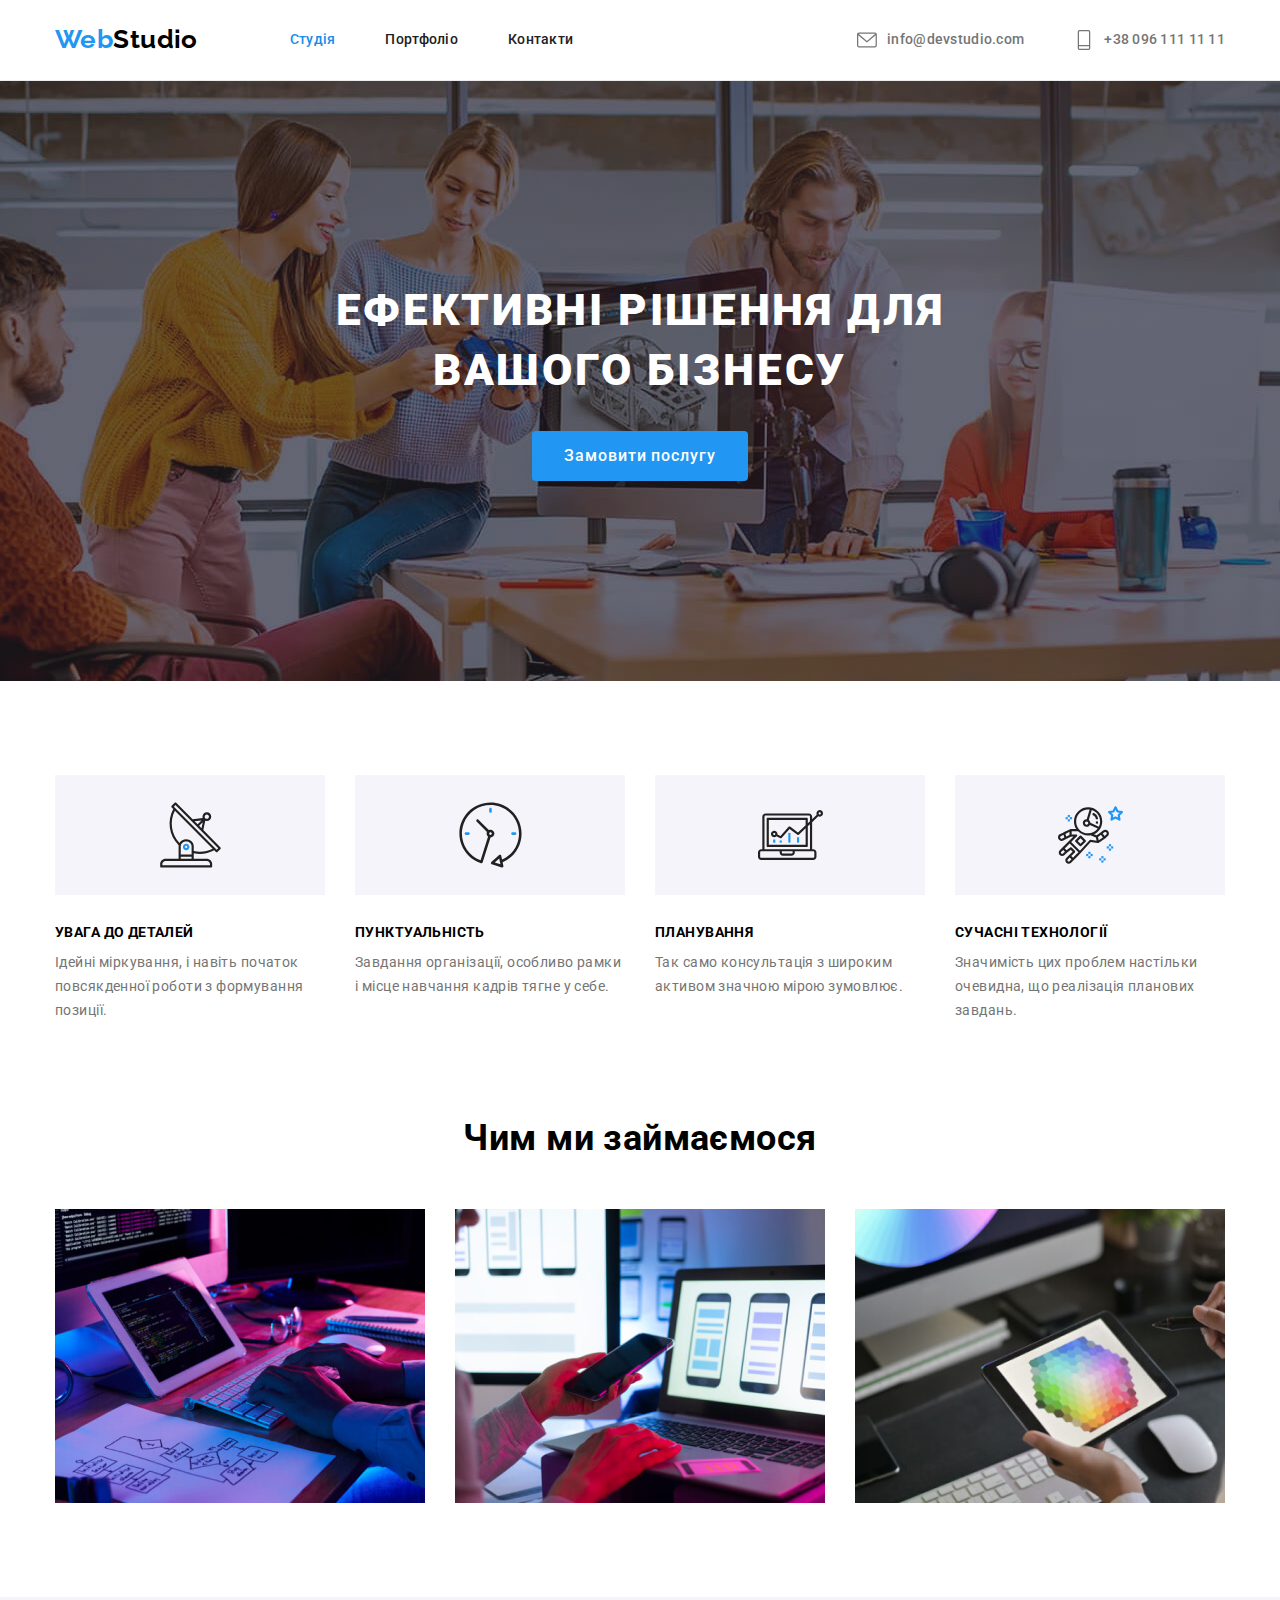
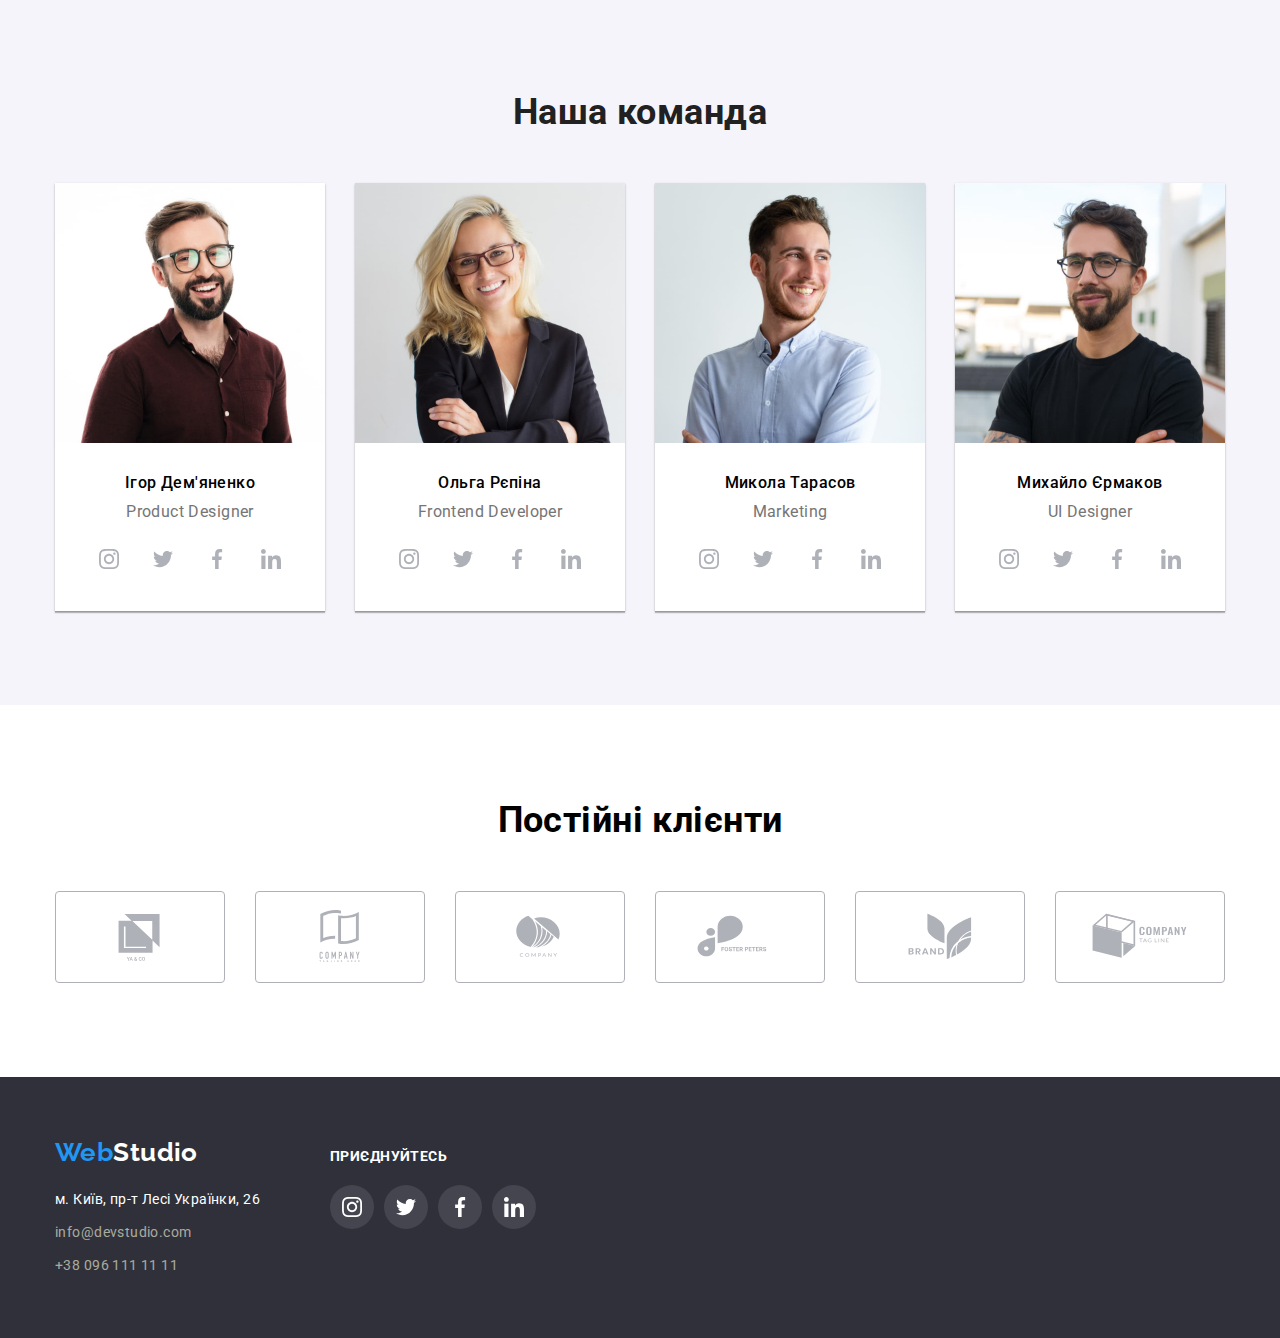
<file: index.html>
<!DOCTYPE html>
<html lang="uk">

<head>
    <meta charset="UTF-8">
    <meta http-equiv="X-UA-Compatible" content="IE=edge">
    <meta name="viewport" content="width=device-width, initial-scale=1.0">
    <title>WebStudio</title>
    <link rel="preconnect" href="https://fonts.googleapis.com">
    <link rel="preconnect" href="https://fonts.gstatic.com" crossorigin>
    <link href="https://fonts.googleapis.com/css2?family=Raleway:wght@700&family=Roboto:wght@400;500;700;900&display=swap"
        rel="stylesheet">
    <link rel="stylesheet" href="https://cdnjs.cloudflare.com/ajax/libs/modern-normalize/1.1.0/modern-normalize.min.css" />
    <link rel="stylesheet" href="./css/styles.css" />
</head>

<body class="page">

    <!-- Навігація сайту -->

<header class="page-header">
    <div class="container page-header-container">
        <nav class="page-nav">
        <a class="link logo" href="/index.html"><span class="dark-logo">Web</span><span class="logo-header">Studio</span></a>
    
        <ul class="menu list">
            <li class="menu-items">
                <a class="menu-link current link" href="./index.html">Студія<span></span></a>
            </li>
            <li class="menu-items">
                <a class="menu-link link" href="./portfolio.html">Портфоліо</a>
            </li>
            <li class="menu-items">
                <a class="menu-link link" href="#Контакти">Контакти</a>
            </li>
        </ul>
        </nav>
        <ul class="contact list contact-container">
            <li class="items">
                <a class="contact-info link" href="mailto:info@devstudio.com">
                    <svg class="email-img" lang="eu" aria-label="email logo" width="16" height="12">
                        <use href="./images/sprite.svg#icon-envelope"></use>
                    </svg>info@devstudio.com</a
                >
            </li>
            <li class="items">
                <a class="contact-info link contact-phone-number" href="tel:+380961111111">
                    <svg class="phone-img" lang="eu" aria-label="phone logo" width="10" height="16">
                        <use href="./images/sprite.svg#icon-Vector"></use>
                    </svg>+38 096 111 11 11</a
                >
            </li>
        </ul>
    </div>
</header>

<main>

    <!-- Герой -->

    <section class="hero">
        <div class="container hero-container">
            <h1 class="hero-title">Ефективні рішення для вашого бізнесу</h1>
            <button class="model-open-btn" type="button">Замовити послугу</button>
        </div>
    </section>

    <!-- Переваги -->

    <section class="benefits section" id="Наші_переваги"> 
        <div class="container">
            <h2 class="visually-hidden">Наші переваги</h2>
            <ul class="list benefits-info">
                <li class="benefits-list">
                    <div class="detalis">
                        <svg class="antenna" width="65px" height="70px">
                            <use href="./images/sprite.svg#icon-antenna"></use>
                        </svg>
                    </div>
                    <h3 class="title">УВАГА ДО ДЕТАЛЕЙ</h3>
                    <p class="text">Ідейні міркування, і навіть початок повсякденної роботи з формування позиції.</p>
                </li>

                <li class="benefits-list">
                    <div class="detalis">
                        <svg class="clock" width="65px" height="70px">
                            <use href="./images/sprite.svg#icon-clock"></use>
                        </svg>
                    </div>
                    <h3 class="title">ПУНКТУАЛЬНІСТЬ</h3>
                    <p class="text">Завдання організації, особливо рамки і місце навчання кадрів тягне у себе.</p>
                </li>

                <li class="benefits-list">
                    <div class="detalis">
                        <svg class="diagram" width="65px" height="70px">
                            <use href="./images/sprite.svg#icon-diagram"></use>
                        </svg>
                    </div>
                    <h3 class="title">ПЛАНУВАННЯ</h3>
                    <p class="text">Так само консультація з широким активом значною мірою зумовлює.</p>
                </li>

                <li class="benefits-list">
                    <div class="detalis">
                        <svg class="astronaut" width="65px" height="70px">
                            <use href="./images/sprite.svg#icon-astronaut"></use>
                        </svg>
                    </div>
                    <h3 class="title">СУЧАСНІ ТЕХНОЛОГІЇ</h3>
                    <p class="text">Значимість цих проблем настільки очевидна, що реалізація планових завдань.</p>
                </li>
            </ul>
        </div>
    </section>

    <!-- Чим займаємося -->

    <section class="work section">
        <div class="container">
            <h2 class="work-title">Чим ми займаємося</h2>
            <ul class="list work-info">
                <li>
                    <img src="./images/foto1.jpg" alt="Друкує на лептопі" width="370" />
                </li>
                <li>
                    <img src="./images/foto2.jpg" alt="Людина за компютером" width="370" />
                </li>
                <li>
                    <img src="./images/foto3.jpg" alt="Планшет та ручка" width="370" />
                </li>
            </ul>
        </div>
    </section>

    <!-- Наша команда -->

    <section class="team section">
        <div class="container">
            <h2 class="team-title">Наша команда</h2>
                <ul class="list team-descr">
                    <li class="person-info">
                        <img src="./images/team/team1.jpg" alt="Ігор Дем'яненко член команди" width="270" />
                            <div class="team-info">
                                <h3 class="name-person">Ігор Дем'яненко</h3>
                                <p class="proffession-person">Product Designer</p>
                            
                                <ul class="social-list list">
                                    <li class="social-items">
                                        <a class="social-link" href="">
                                            <svg class="social-icons" lang="eu" aria-lable="icon instagram" width="20px" height="20px">
                                                <use href="./images/sprite.svg#icon-instagram"> 
                                                </use>
                                            </svg>
                                        </a>
                                    </li>
                                    <li class="social-items">
                                        <a class="social-link" href="">
                                            <svg class="social-icons" lang="eu" aria-lable="icon twitter" width="20px" height="20px">
                                                <use href="./images/sprite.svg#icon-twitter">
                                                </use>
                                            </svg>
                                        </a>
                                    </li>
                                    <li class="social-items">
                                        <a class="social-link" href="">
                                            <svg class="social-icons" lang="eu" aria-lable="icon facebook" width="20px" height="20px">
                                                <use href="./images/sprite.svg#icon-facebook">
                                                </use>
                                            </svg>
                                        </a>
                                    </li>
                                    <li class="social-items">
                                        <a class="social-link" href="">
                                            <svg class="social-icons" lang="eu" aria-lable="icon linkedin" width="20px" height="20px">
                                                <use href="./images/sprite.svg#icon-linkedin">
                                                </use>
                                            </svg>
                                        </a>
                                    </li>
                                </ul>
                            </div>
                    </li>
                    <li class="person-info">
                        <img src="./images/team/team2.jpg" alt="Ольга Рєпіна член команди" width="270" />
                            <div class="team-info">
                                <h3 class="name-person">Ольга Рєпіна</h3>
                                <p class="proffession-person">Frontend Developer</p>
                            
                                <ul class="social-list list">
                                    <li class="social-item">
                                        <a class="social-link" href="">
                                            <svg class="social-icons" lang="eu" aria-lable="icon instagram" width="20px" height="20px">
                                                <use href="./images/sprite.svg#icon-instagram">
                                                </use>
                                            </svg>
                                        </a>
                                    </li>
                                    <li class="social-items">
                                        <a class="social-link" href="">
                                            <svg class="social-icons" lang="eu" aria-lable="icon twitter" width="20px" height="20px">
                                                <use href="./images/sprite.svg#icon-twitter">
                                                </use>
                                            </svg>
                                        </a>
                                    </li>
                                    <li class="social-items">
                                        <a class="social-link" href="">
                                            <svg class="social-icons" lang="eu" aria-lable="icon facebook" width="20px" height="20px">
                                                <use href="./images/sprite.svg#icon-facebook">
                                                </use>
                                            </svg>
                                        </a>
                                    </li>
                                    <li class="social-items">
                                        <a class="social-link" href="">
                                            <svg class="social-icons" lang="eu" aria-lable="icon linkedin" width="20px" height="20px">
                                                <use href="./images/sprite.svg#icon-linkedin">
                                                </use>
                                            </svg>
                                        </a>
                                    </li>
                                </ul>
                            </div>
                    </li>
                    <li class="person-info">
                        <img src="./images/team/team3.jpg" alt="Микола Тарасов член команди" width="270" />
                            <div class="team-info">
                                <h3 class="name-person">Микола Тарасов</h3>
                                <p class="proffession-person">Marketing</p>
                            
                                <ul class="social-list list">
                                    <li class="social-item">
                                        <a class="social-link" href="">
                                            <svg class="social-icons" lang="eu" aria-lable="icon instagram" width="20px" height="20px">
                                                <use href="./images/sprite.svg#icon-instagram">
                                                </use>
                                            </svg>
                                        </a>
                                    </li>
                                    <li class="social-items">
                                        <a class="social-link" href="">
                                            <svg class="social-icons" lang="eu" aria-lable="icon twitter" width="20px" height="20px">
                                                <use href="./images/sprite.svg#icon-twitter">
                                                </use>
                                            </svg>
                                        </a>
                                    </li>
                                    <li class="social-items">
                                        <a class="social-link" href="">
                                            <svg class="social-icons" lang="eu" aria-lable="icon facebook" width="20px" height="20px">
                                                <use href="./images/sprite.svg#icon-facebook">
                                                </use>
                                            </svg>
                                        </a>
                                    </li>
                                    <li class="social-items">
                                        <a class="social-link" href="">
                                            <svg class="social-icons" lang="eu" aria-lable="icon linkedin" width="20px" height="20px">
                                                <use href="./images/sprite.svg#icon-linkedin">
                                                </use>
                                            </svg>
                                        </a>
                                    </li>
                                </ul>
                            </div>
                    </li>
                    <li class="person-info">
                        <img src="./images/team/team4.jpg" alt="Михайло Єрмаков член команди" width="270" />
                            <div class="team-info">
                                <h3 class="name-person">Михайло Єрмаков</h3>
                                <p class="proffession-person">UI Designer</p>
                            
                                <ul class="social-list list">
                                    <li class="social-item">
                                        <a class="social-link" href="#">
                                            <svg class="social-icons" lang="eu" aria-lable="icon instagram" width="20px" height="20px">
                                                <use href="./images/sprite.svg#icon-instagram">
                                                </use>
                                            </svg>
                                        </a>
                                    </li>
                                    <li class="social-items">
                                        <a class="social-link" href="#">
                                            <svg class="social-icons" lang="eu" aria-lable="icon twitter" width="20px" height="20px">
                                                <use href="./images/sprite.svg#icon-twitter">
                                                </use>
                                            </svg>
                                        </a>
                                    </li>
                                    <li class="social-items">
                                        <a class="social-link" href="#">
                                            <svg class="social-icons" lang="eu" aria-lable="icon facebook" width="20px" height="20px">
                                                <use href="./images/sprite.svg#icon-facebook">
                                                </use>
                                            </svg>
                                        </a>
                                    </li>
                                    <li class="social-items">
                                        <a class="social-link" href="#">
                                            <svg class="social-icons" lang="eu" aria-lable="icon linkedin" width="20px" height="20px">
                                                <use href="./images/sprite.svg#icon-linkedin">
                                                </use>
                                            </svg>
                                        </a>
                                    </li>
                                </ul>
                            </div>
                    </li>
                </ul>
        </div>
    </section>
</main>

<!--Наші клієнти-->
    <section class="section">
        <div class="container">
            <h2 class="client-hero">Постійні клієнти</h2>
            <ul class="client-list list">
                <li class="client-items">
                    <a class="client-link" href="#">
                        <svg class="client-logo" width="160px" height="60px">
                            <use href="./images/sprite.svg#icon-Logo"></use>
                        </svg>
                    </a>
                </li>
                <li class="client-items">
                    <a class="client-link" href="#">
                        <svg class="client-logo" width="160px" height="60px">
                            <use href="./images/sprite.svg#icon-Logo-1"></use>
                        </svg>
                    </a>
                </li>
                <li class="client-items">
                    <a class="client-link" href="#">
                        <svg class="client-logo" width="160px" height="60px">
                            <use href="./images/sprite.svg#icon-Logo-2"></use>
                        </svg>
                    </a>
                </li>
                <li class="client-items">
                    <a class="client-link" href="#">
                        <svg class="client-logo" width="160px" height="60px">
                            <use href="./images/sprite.svg#icon-Logo-3"></use>
                        </svg>
                    </a>
                </li>
                <li class="client-items">
                    <a class="client-link" href="#">
                        <svg class="client-logo" width="160px" height="60px">
                            <use href="./images/sprite.svg#icon-Logo-4"></use>
                        </svg>
                    </a>
                </li>
                <li class="client-items">
                    <a href="#" class="client-link">
                        <svg class="client-logo" width="160px" height="60px">
                            <use href="./images/sprite.svg#icon-Logo-5"></use>
                        </svg>
                    </a>
                </li>
            </ul>
        </div>
    </section>

<!-- Футер -->
    <footer class="footer" id="Контакти">
        <div class="all-footer container">
            <div class="container-footer">
                <a class="link logo-footer" href="./index.html"><span class="blue-logo">Web</span><span class="white-logo">Studio</span>
                </a>
                <address class="addres">
                    <ul class="list">
                        <li class="adress-info">
                            <a class="contact-addres link"
                                href="https://www.google.com/maps/d/u/0/viewer?mid=10uSM3H-mIU3GznYo2szRIEphczw&hl=en_US&ll=50.42725352504822%2C30.537984711639403&z=17"
                                target="_blank" rel="noreferer noopener nofollow">м. Київ, пр-т Лесі Українки, 26 </a>
                        </li>
                        <li class="adress-info"><a class="contact-list link contact-email" href="mailto:info@devstudio.com">info@devstudio.com</a> </li>
                        <li class="adress-info"><a class="contact-list link contact-phone" href="tel:+380961111111">+38 096 111 11 11</a> </li>
                    </ul>
                </address>
            </div>
        
            <div class=" social-footer">
                <p class="connection">приєднуйтесь</p>
                <ul class="social-footer-list list">
                    <li class="social-item">
                        <a class="social-link-footer" href="#">
                            <svg class="social-icons-footer" lang="eu" aria-lable="icon instagram" width="20px" height="20px">
                                <use href="./images/sprite.svg#icon-instagram">
                                </use>
                            </svg>
                        </a>
                    </li>
                    <li class="social-items">
                        <a class="social-link-footer" href="#">
                            <svg class="social-icons-footer" lang="eu" aria-lable="icon twitter" width="20px" height="20px">
                                <use href="./images/sprite.svg#icon-twitter">
                                </use>
                            </svg>
                        </a>
                    </li>
                    <li class="social-items">
                        <a class="social-link-footer" href="#">
                            <svg class="social-icons-footer" lang="eu" aria-lable="icon facebook" width="20px" height="20px">
                                <use href="./images/sprite.svg#icon-facebook">
                                </use>
                            </svg>
                        </a>
                    </li>
                    <li class="social-items">
                        <a class="social-link-footer" href="#">
                            <svg class="social-icons-footer" lang="eu" aria-lable="icon linkedin" width="20px" height="20px">
                                <use href="./images/sprite.svg#icon-linkedin">
                                </use>
                            </svg>
                        </a>
                    </li>
                </ul>
            </div>
        </div>
    </footer>
</body>

</html>
</file>
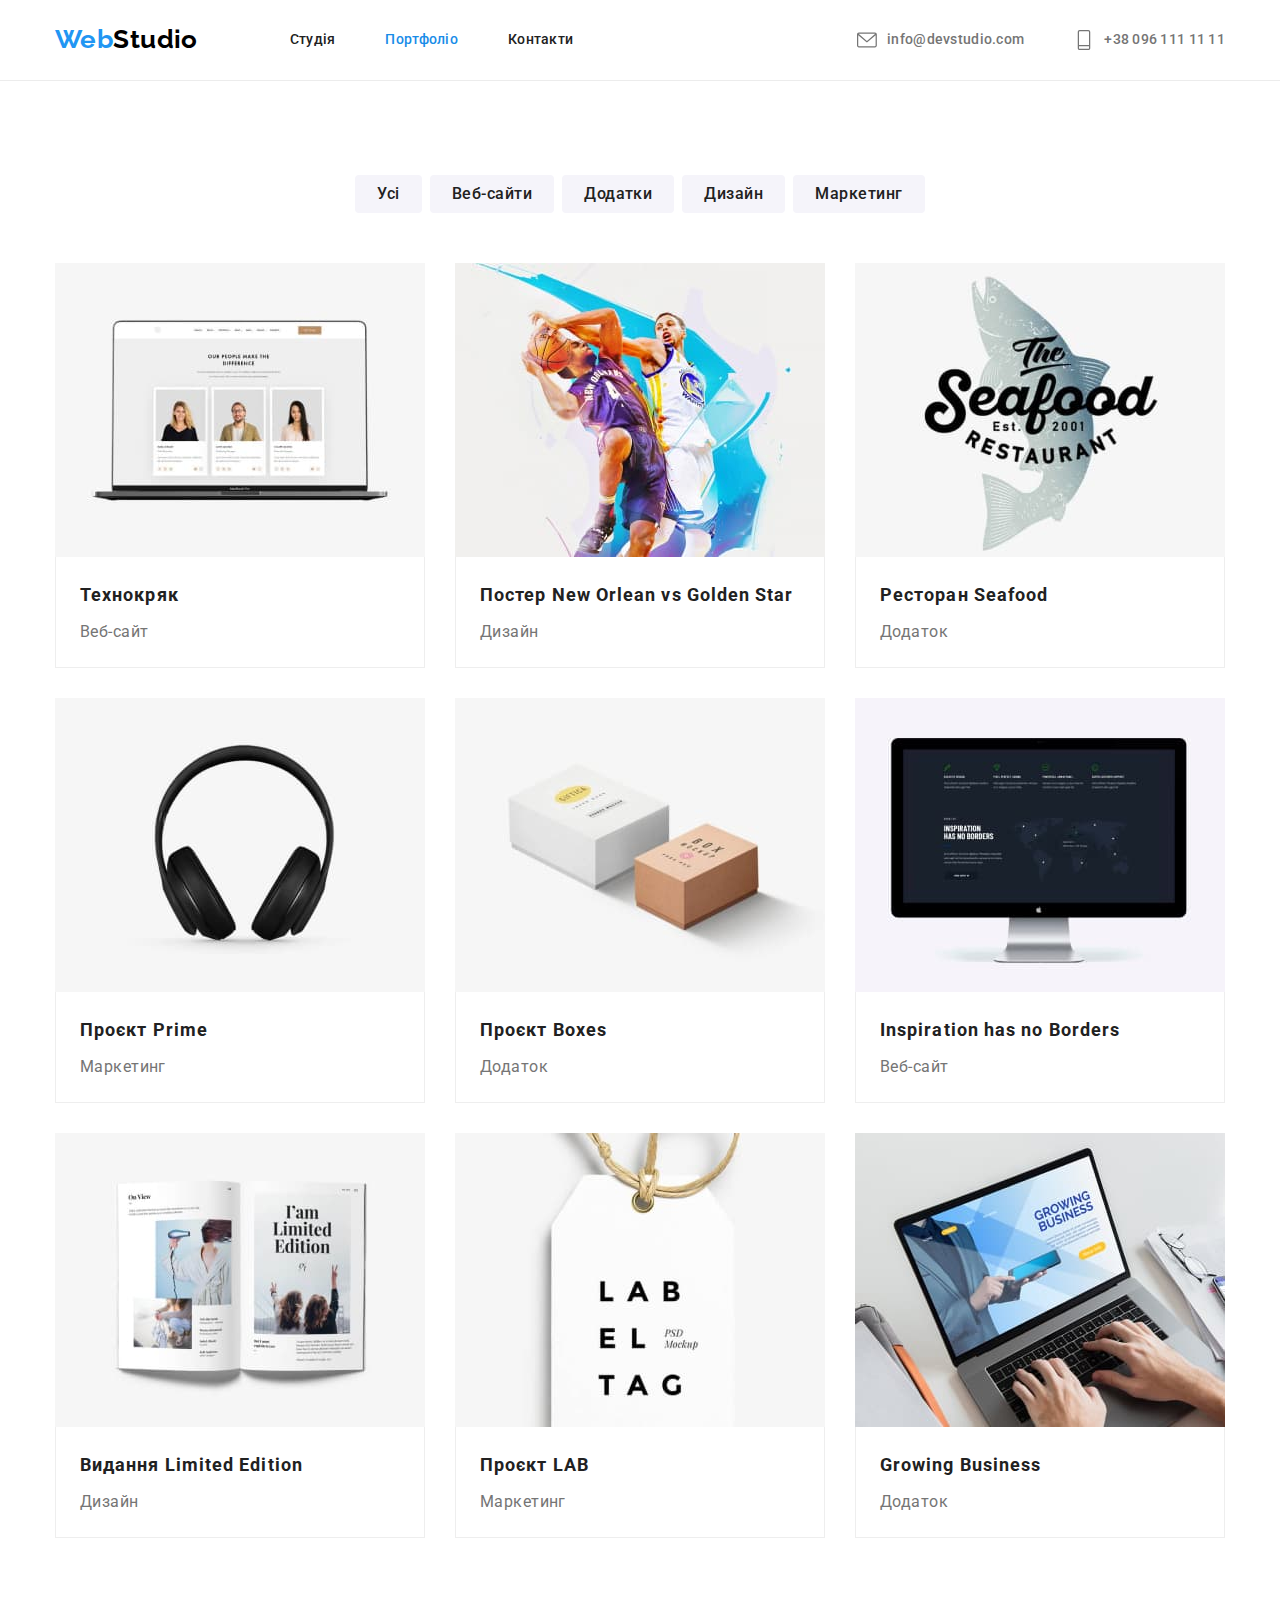
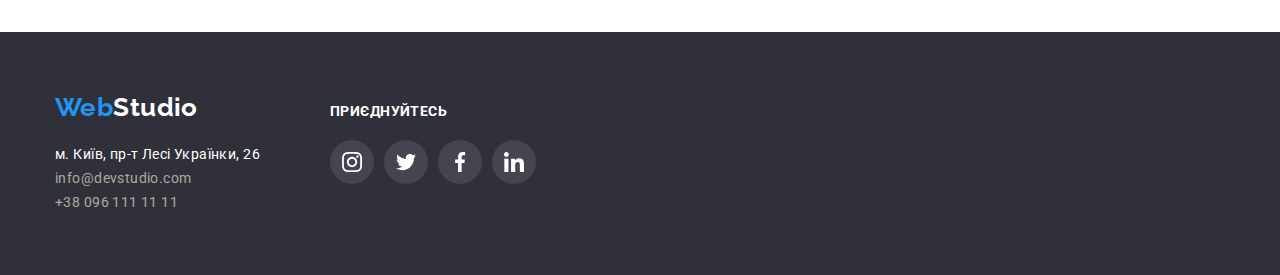
<file: portfolio.html>
<!DOCTYPE html>
<html lang="uk">

<head>
    <meta charset="UTF-8">
    <meta http-equiv="X-UA-Compatible" content="IE=edge">
    <meta name="viewport" content="width=device-width, initial-scale=1.0">
    <title>WebStudio</title>
    <link rel="preconnect" href="https://fonts.googleapis.com">
    <link rel="preconnect" href="https://fonts.gstatic.com" crossorigin>
    <link href="https://fonts.googleapis.com/css2?family=Raleway:wght@700&family=Roboto:wght@400;500;700;900&display=swap"
        rel="stylesheet">
    <link rel="stylesheet" href="https://cdnjs.cloudflare.com/ajax/libs/modern-normalize/1.1.0/modern-normalize.min.css" />
    <link rel="stylesheet" href="./css/styles.css" />
</head>

<body class="page">
    <header class="page-header">
        <div class="container page-header-container">
            <nav class="page-nav">
                <a class="link logo" href="./index.html"><span class="dark-logo">Web</span><span class="logo-header">Studio</span></a>
                <ul class="menu list">
                    <li><a class="menu-link link" href="./index.html">Студія</a>
                    </li>
                    <li><a class="menu-link current link" href="./portfolio.html">Портфоліо</a>
                    </li>
                    <li><a class="menu-link link" href="#Контакти">Контакти</a>
                    </li>
                </ul>
            </nav>
                <ul class="contact list contact-container">
                    <li class="items">
                        <a class="contact-info link" href="mailto:info@devstudio.com">
                            <svg class="email-img" lang="eu" aria-label="email logo" width="16" height="12">
                                <use href="./images/sprite.svg#icon-envelope"></use>
                            </svg>
                            info@devstudio.com</a>
                    </li>
                    <li class="items">
                        <a class="contact-info link contact-phone-number" href="tel:+380961111111">
                            <svg class="phone-img" lang="eu" aria-label="phone logo" width="10" height="16">
                                <use href="./images/sprite.svg#icon-Vector"></use>
                            </svg>
                            +38 096 111 11 11</a>
                    </li>
            </ul>
        </div>
    </header>

    <main>
        <section class="portfolio-info section">
            <div class="container">
                <h1 class="visually-hidden" id="Портфоліо">Наші роботи</h1>
                <ul class="portfolio list">
                    <li><button class="portfolio-title" type="button">Усі</button></li>
                    <li><button class="portfolio-title" type="button">Веб-сайти</button></li>
                    <li><button class="portfolio-title" type="button">Додатки</button></li>
                    <li><button class="portfolio-title" type="button">Дизайн</button></li>
                    <li><button class="portfolio-title" type="button">Маркетинг</button></li>
                </ul>

                <ul class="list portfolio-items">
                    <li class="portfolio-card"><a class="link card-link" href="#"><img src="./images/works/work1.jpg" alt="лептоп">
                           <div class="portfolio-work">
                                <h2 class="work-name">Технокряк</h2>
                                <p class="work-descr">Веб-сайт</p>
                            </div>
                        </a>
                    </li>
                    <li class="portfolio-card"><a class="link card-link" href="#"><img src="./images/works/work2.jpg" alt="два_баскетболіста">
                            <div class="portfolio-work">
                                <h2 class="work-name">Постер New Orlean vs Golden Star</h2>
                                <p class="work-descr">Дизайн</p>
                            </div>
                        </a>
                    </li>
                    <li class="portfolio-card"><a class="link card-link" href="#"><img src="./images/works/work3.jpg" alt="лого_рибний_ресторан">
                            <div class="portfolio-work">
                                <h2 class="work-name">Ресторан Seafood</h2>
                                <p class="work-descr">Додаток</p>
                            </div>
                        </a>
                    </li>
                    <li class="portfolio-card"><a class="link card-link" href="#"><img src="./images/works/work4.jpg" alt="науники">
                            <div class="portfolio-work">
                                <h2 class="work-name">Проєкт Prime</h2>
                                <p class="work-descr">Маркетинг</p>
                            </div>
                        </a>
                    </li>
                    <li class="portfolio-card"><a class="link card-link" href="#"><img src="./images/works/work5.jpg" alt="дві_коробки">
                            <div class="portfolio-work">
                                <h2 class="work-name">Проєкт Boxes</h2>
                                <p class="work-descr">Додаток</p>
                            </div>
                        </a>
                    </li>
                    <li class="portfolio-card"><a class="link card-link" href="#"><img src="./images/works/work6.jpg" alt="монітор">
                            <div class="portfolio-work">
                                <h2 class="work-name">Inspiration has no Borders</h2>
                                <p class="work-descr">Веб-сайт</p>
                            </div>
                        </a>
                    </li>
                    <li class="portfolio-card"><a class="link card-link" href="#"><img src="./images/works/work7.jpg" alt="книжка">
                            <div class="portfolio-work">
                                <h2 class="work-name">Видання Limited Edition</h2>
                                <p class="work-descr">Дизайн</p>
                            </div>
                        </a>
                    </li>
                    <li class="portfolio-card"><a class="link card-link" href="#"><img src="./images/works/work8.jpg" alt="бірка">
                            <div class="portfolio-work">
                                <h2 class="work-name">Проєкт LAB</h2>
                                <p class="work-descr">Маркетинг</p>
                            </div>
                        </a>
                    </li>
                    <li class="portfolio-card"><a class="link card-link" href="#"><img src="./images/works/work9.jpg" alt="друкує_на_лептопі">
                            <div class="portfolio-work">
                                <h2 class="work-name">Growing Business</h2>
                                <p class="work-descr">Додаток</p>
                            </div>
                        </a>
                    </li>
                </ul>
            </div>
        </section>
    </main>
    <footer class="footer" id="Контакти">
        <div class="all-footer container">
            <div >
                <a class="link logo-footer" href="./index.html"><span class="blue-logo">Web</span><span class="white-logo">Studio</span></a>
                <address class="addres">
                    <ul class="list">
                        <li>
                            <a class="contact-addres link"
                                href="https://www.google.com/maps/d/u/0/viewer?mid=10uSM3H-mIU3GznYo2szRIEphczw&hl=en_US&ll=50.42725352504822%2C30.537984711639403&z=17"
                                target="_blank" rel="noreferer noopener nofollow">м. Київ, пр-т Лесі Українки, 26 </a>
                        </li>
                        <li><a class="contact-list link" href="mailto:info@devstudio.com">info@devstudio.com</a> </li>
                        <li><a class="contact-list link" href="tel:+380961111111">+38 096 111 11 11</a> </li>
                    </ul>
                </address>
            </div>

            <div class=" social-footer">
                <p class="connection">приєднуйтесь</p>
                <ul class="social-footer-list list">
                    <li class="social-item">
                        <a class="social-link-footer" href="#">
                            <svg class="social-icons-footer" lang="eu" aria-lable="icon instagram" width="20px" height="20px">
                                <use href="./images/sprite.svg#icon-instagram">
                                </use>
                            </svg>
                        </a>
                    </li>
                    <li class="social-items">
                        <a class="social-link-footer" href="#">
                            <svg class="social-icons-footer" lang="eu" aria-lable="icon twitter" width="20px" height="20px">
                                <use href="./images/sprite.svg#icon-twitter">
                                </use>
                            </svg>
                        </a>
                    </li>
                    <li class="social-items">
                        <a class="social-link-footer" href="#">
                            <svg class="social-icons-footer" lang="eu" aria-lable="icon facebook" width="20px" height="20px">
                                <use href="./images/sprite.svg#icon-facebook">
                                </use>
                            </svg>
                        </a>
                    </li>
                    <li class="social-items">
                        <a class="social-link-footer" href="#">
                            <svg class="social-icons-footer" lang="eu" aria-lable="icon linkedin" width="20px" height="20px">
                                <use href="./images/sprite.svg#icon-linkedin">
                                </use>
                            </svg>
                        </a>
                    </li>
                </ul>
            </div>
        </div>
    </footer>
</body>
</html>
</file>
<file: css/styles.css>
:root {
    --primary-font:'Roboto',sans-serif;
    --secondary-font:'Raleway', sans-serif;
    --primary-text-color-them-dark:#ffffff;
    --secondary-text-color-them-dark:rgba(255, 255, 255, 0.6);
    --primary-text-color-them-light:#212121;
    --secondary-text-color-them-light:#757575;
    --accent-color: #2196F3;
    --primary-background-color:#ffffff;
    --primary-logo-dark:#000000;
    --primary-logo-blue:#2196F3;
    --secondary-logo-blue:#2196F3;
    --secondary-logo-white:#ffffff;
    --primary-text-hero:#ffffff;
    --hero-background:#2F303A;
    --font-family: inherit;
    --background-open-model-btn:#188CE8;
    --background-team:#F5F4FA;
    --background-person-info:rgba(255, 255, 255, 1);
    --contact-addres-text:#ffffff;
    --contact-text-list:rgba(255, 255, 225, 0.6);
    --background-footer:#2F303A;
    --background-portfolio-title:#F5F4FA;
    --portfolio-text-title:#ffffff;
    --transition-dur-and-func: 250ms cubic-bezier(0.4, 0, 0.2, 1);
}

.link {
    text-decoration: none;
}

.list {
    list-style: none;
}

h1,
h2,
h3,
h4,
p {
    margin-top: 0;
    margin-bottom: 0;
}

ul,
ol {
    margin-top: 0;
    margin-bottom: 0;
    padding-left: 0;
}

img {
    display: block;
    max-width: 100%;
    height: auto;
}

button {
    cursor: pointer;
}

body {
    font-family: var(--primary-font);
    font-size: 14px;
    background: var(--primary-background-color);
    font-weight: 700;
    letter-spacing: 0.03em;
}

.container {
width: 1200px;
margin-left: auto;
margin-right: auto;
padding-left: 15px;
padding-right: 15px;
}

.section {
    padding-top: 94px;
    padding-bottom: 94px;
}

/*Навігація сайту*/

.contact .items + .items  {
    margin-left: 50px;
}

  

.page-header {
    border-bottom: 1px solid #ECECEC;
}

.page-header-container {
    display: flex;
    align-items: center;
}

.page-nav {
    display: flex;
    align-items: center;
}

.menu {
    display: flex;
    column-gap: 50px;
}

.logo {
    margin-right: 92px;
    padding-top: 24px;
    padding-bottom: 25px;
}

.logo-header {
    font-family: var(--secondary-font);
    font-style: normal;
    font-weight: 700;
    font-size: 26px;
    line-height: 1.19;

    color: var(--primary-logo-dark);
}

.dark-logo {
    font-family: var(--secondary-font);
    font-style: normal;
    font-weight: 700;
    font-size: 26px;
    line-height: 1.19;

    color: var(--primary-logo-blue);
}

.menu-link:hover,
.menu-link:focus {
    color: var(--accent-color);
}

.menu-link {
    font-weight: 500;
    line-height: 1.14;
    letter-spacing: 0.02em;
    padding-top: 32px;
    padding-bottom: 32px;

    color: var(--primary-text-color-them-light);
}

.current {
    color:var(--background-open-model-btn) ;
}

.contact {
    margin-left: auto;
}

.items {
    color: #2196F3;
}

.contact-info {
    display: flex;
    align-items: center;
    justify-content: center;

    font-weight: 500;
    line-height: 1.14;
    letter-spacing: 0.02em;

    color: var(--secondary-text-color-them-light);  
}

.phone-img, 
.email-img {
    width: 20px;
    height: 20px;
    margin-right: 10px;
    fill: currentColor;
}

.contact-info:hover,
.contact-info:focus {
    color: #2196F3;
}

.contact-container {
    display: flex;
    align-items: center;
}

/*Герой*/

.hero {
    padding-top: 200px;
    padding-bottom: 200px;

    height: 600px;
    max-width: 1600px;
    margin-left: auto;
    margin-right: auto;
    background-position: center;
    
    background-image: linear-gradient(to right, rgba(47, 48, 58, 0.4), rgba(47, 48, 58, 0.4) ) ,
    url('../images/background-hero.jpg');
}

.hero-title {
    text-align: center;
    margin-bottom: 30px;
    width: 696px;

    margin-left: auto;
    margin-right: auto;

    font-weight: 900;
    font-size: 44px;
    line-height: 1.36;
    letter-spacing: 0.06em;
    text-transform: uppercase;
  
    color: var(--primary-text-hero);
}

.model-open-btn {
    align-items: center;
    margin: auto;
    display: block;
    padding: 10px 32px;
    
    font-family:var(--primary-font);
    font-weight: 500;
    font-size: 16px;
    line-height: 1.88;
    letter-spacing: 0.06em;
    
    border: none;
    color: var(--primary-text-color-them-dark);
    background: var(--accent-color);
    border-radius: 4px;
}

.model-open-btn:hover,
.model-open-btn:focus {
    color: var(--primary-text-color-them-dark);
    background: var(--background-open-model-btn);
}

/*Переваги*/

.visually-hidden {
    position: absolute;
    white-space: nowrap;
    width: 1px;
    height: 1px;
    overflow: hidden;
    border: 0;
    padding: 0;
    clip: rect(0 0 0 0);
    clip-path: inset(50%);
    margin: -1px;
}

.benefits-info {
    display: flex;
    flex-wrap: wrap;
    gap: 30px;
}
.benefits-list {
    width: 270px;
    flex-basis: calc((100% - 90px) / 4);
}

.detalis {
    display: flex;
    align-items: center;
    justify-content: center;
    height: 120px;
    margin-bottom: 30px;

    background-color: #F5F4FA;
}


.title {
    margin-bottom: 10px;

    font-size: 14px;
    line-height: 1.14;
    text-transform: uppercase;
}

.benefits .text {
    font-weight: 400;
    line-height: 1.71;

    color: var(--secondary-text-color-them-light);
}

/*Роботи*/

.work {
    padding-top: 0;
}

.work-info {
    display: flex;
    flex-wrap: wrap;
    gap: 30px;
}
.work-title {
    padding-bottom: 50px;

    font-size: 36px;
    line-height: 1.17;
    text-align: center;
    
}

/*Команда*/

.team {
    background: var(--background-team);
    
}

.person-info {
    background: var(--background-person-info);
    flex-basis: calc((100% - 90px) / 4);
    box-shadow:  0px 1px 3px rgba(0, 0, 0, 0.12),  0px 1px 1px rgba(0, 0, 0, 0.14),  0px 2px 1px rgba(0, 0, 0, 0.2) ;
}

.team-title {
    margin-bottom: 50px;

    font-size: 36px;
    line-height: 1.17;
    text-align: center;
    
    color: var(--primary-text-color-them-light);
}

.team-descr {
    display: flex;
    flex-wrap: wrap;
    gap: 30px;
}

.team-info {
    padding-top: 30px;
    padding-bottom: 30px;
    text-align: center;
}

.name-person {
    font-weight: 500;
    font-size: 16px;
    line-height: 1.19;
    margin-bottom: 10px;
}

.proffession-person {
    font-weight: 400;
    font-size: 16px;
    line-height: 1.19;

    margin-bottom: 16px;

    color: var(--secondary-text-color-them-light);
}

.social-list {
    display: flex;
    align-items: center;
    justify-content: center;
    column-gap: 10px;
}

.social-link {
    display: flex;
    align-items: center;
    justify-content: center;
    width: 44px;
    height: 44px;
    border-radius: 50%;
    background-color: #ffffff;
}

.social-icons {
    width: 20px;
    height: 20px;
    fill: #AFB1B8;
}

.social-link:hover,
.social-link:focus {
    background-color: var(--accent-color);
}

.social-link:hover .social-icons,
.social-link:focus .social-icons {
    fill: #ffffff;
}



/*Наші клієнти*/

.client-hero {
    font-size: 36px;
    line-height: 100%;
    text-align:center;
    line-height: 42px;
}

.client-list {
    display: flex;
    align-items: center;
    justify-content: center;
    column-gap: 30px;
    margin-top: 50px;
}

.client-link {
    display: flex;
    align-items: center;
    justify-content: center;
    width: 100%;
    height: 100%;
   
    border-radius: 4px;
    border: 1px #AFB1B8 solid;
    background-color: #ffffff;
    fill: #AFB1B8;
}


.client-items {
    width: 170px;
    height: 92px;
    color: #AFB1B8;
    column-gap: 30px;
}

.client-link:hover,
.client-link:focus  {
    fill: #2196F3;
    border-color: #2196F3;
}

/*Підвал*/

.footer {
    padding-top: 60px;
    padding-bottom: 60px;
}
.logo-footer {
    display: inline-block;
    margin-bottom: 20px;
}

.blue-logo {
    font-family: var(--secondary-font);
    font-weight: 700;
    font-size: 26px;
    line-height: 1.19;

    color: var(--secondary-logo-blue);
}

.white-logo {
    font-family: var(--secondary-font);
    font-weight: 700;
    font-size: 26px;
    line-height: 1.19;

    color: var(--secondary-logo-white);
}

.adress-info:not(:last-child) {
    margin-bottom: 9px;
}


.contact-addres {
    font-family: var(--primary-font);
    font-style: normal;
    font-weight: 400;
    line-height: 1.71;
    letter-spacing: 0.03em;

    color: var(--contact-addres-text);
}

.contact-addres:hover,
.contact-addres:focus {
    color: var(--accent-color);
}

.contact-list {
    font-style: normal;
    font-weight: 400;
    line-height: 1.71;
    letter-spacing: 0.03em;

    color: var(--contact-text-list);
}

.contact-list:hover,
.contact-list:focus {
    color:var(--accent-color);
}

.footer {  
    background: var(--background-footer);
}


.social-footer {
    margin-left: 70px;
}

.social-link-footer {
    display: flex;
    align-items: center;
    justify-content: center;
    width: 44px;
    height: 44px;
    border-radius: 50%;
    background-color: rgba(255, 255, 255, 0.1);
    color: var(--primary-text-hero);
}

.social-link-footer:hover,
.social-link-footer:focus {
    background-color: var(--accent-color);
}

.social-link-footer:hover .social-icons,
.social-link-footer:focus .social-icons {
    fill: var(--secondary-logo-white);
}

.social-icons-footer {
    fill: #ffffff;
}


.social-footer-list {
    display: flex;
    justify-content: flex-start;
    align-items: baseline;
    column-gap: 10px;
    border-radius: 50%; 
}


.connection {
    display: flex;
    margin-bottom: 20px;
    justify-content: flex-start;
    font-weight: 700;
    font-style: normal;
    font-style: 14px;
    line-height: 1.14;
    letter-spacing: 0.03em;
    text-transform: uppercase;
    color: var(--primary-text-hero);
}

.all-footer {
    display: flex;
    align-items: baseline;
}

/*2 сторінка*/

.portfolio {
    display: flex;
    align-items: center;
    justify-content: center;
    gap: 8px;

    margin-bottom: 50px;
}


.portfolio .portfolio-title {
    font-family: var(--primary-font);
    font-weight: 500;
    font-size: 16px;
    line-height: 1.62;
    border-radius: 4px;
    padding: 6px 22px;
    
    text-align: center;
    letter-spacing: 0.03em;
    border: none;
    
    color: var(--primary-text-color-them-light);
    background: var(--background-portfolio-title);
}

.portfolio-title:hover,
.portfolio-title:focus {
    color: var(--portfolio-text-title);
    background: var(--accent-color);
    box-shadow: 0px 4px 4px rgba(0, 0, 0, 0.25);
}

.card-link {
    display: block;
}

.card-link:hover,
.card-link:focus {
    color: var(--accent-color);
}

.portfolio-items .card-link:hover {
    box-shadow: 0px 1px 1px rgba(0, 0, 0, 0.12), 0px 4px 4px rgba(0, 0, 0, 0.06), 1px 4px 6px rgba(0, 0, 0, 0.16);
    transition: box-shadow 250ms cubic-bezier(0.4, 0, 0.2, 1);
}


.portfolio-items {
    display: flex;
    flex-wrap: wrap;
    gap: 30px;  
}

.portfolio-work {
    padding-left: 24px;
    padding-top: 20px;
    padding-bottom: 20px;

    border: solid 1px #EEEEEE;
    border-top: none;
}

.work-name{
    font-size: 18px;
    line-height: 2;
    letter-spacing: 0.06em;
    margin-bottom: 4px;

    color: var(--primary-text-color-them-light);
}

.work-descr {
    font-weight: 400;
    font-size: 16px;
    line-height: 1.88;

    color: var(--secondary-text-color-them-light);
}
</file>
